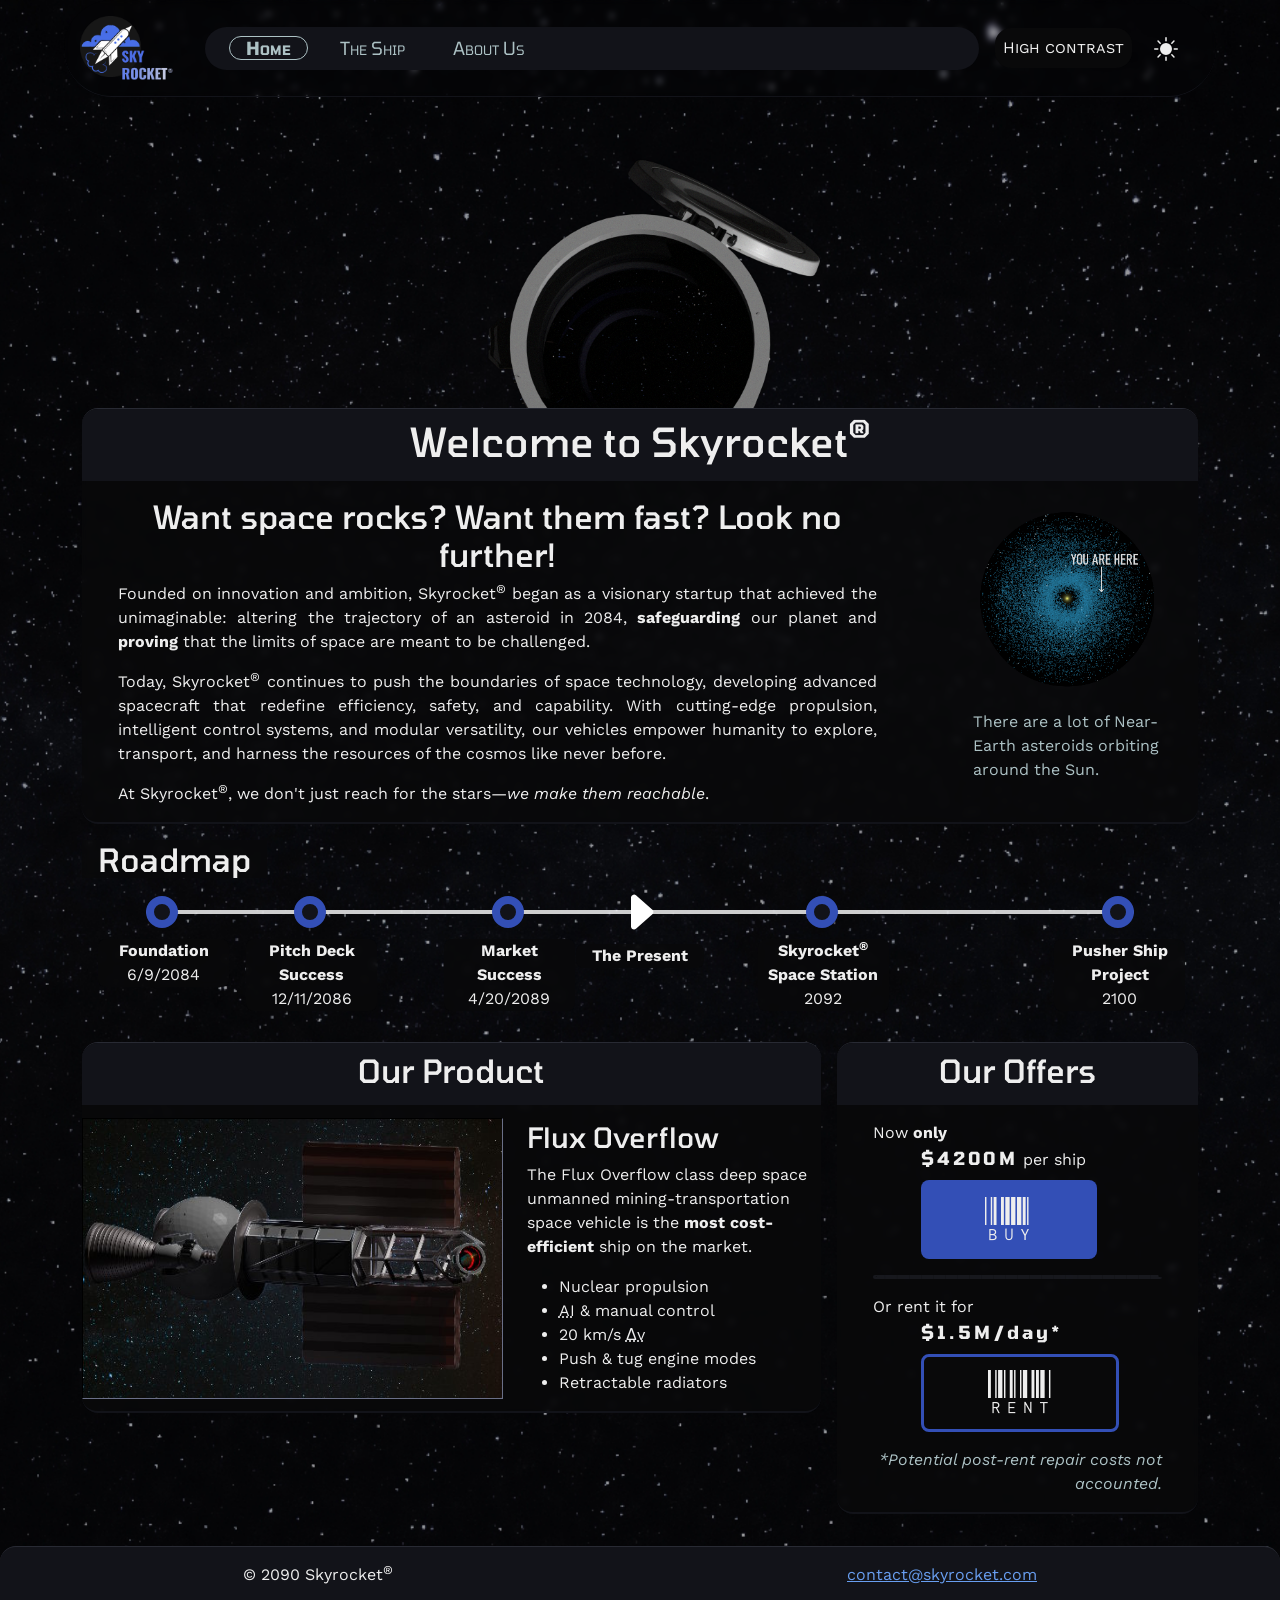
<file: index.html>
<!DOCTYPE html>
<html lang="en">
    <head>
        <meta charset="UTF-8">
        <meta name="viewport" content="width=device-width, initial-scale=1.0">
        
        <link href="https://cdn.jsdelivr.net/npm/bootstrap@5.3.8/dist/css/bootstrap.min.css" rel="stylesheet" integrity="sha384-sRIl4kxILFvY47J16cr9ZwB07vP4J8+LH7qKQnuqkuIAvNWLzeN8tE5YBujZqJLB" crossorigin="anonymous">
        <link rel="stylesheet" href="./src/css/style.css">
        <link rel="stylesheet" href="./src/css/index.css">
        <link rel="stylesheet" href="./src/css/print.css">
        <link rel="shortcut icon" href="./assets/imgs/Icon.png" type="image/x-icon">

        <title>Home - Skyrocket&reg;</title>
    </head>
    <body>
        <nav id="content-btn">
            <a href="#content">Skip to content</a>
        </nav>
        <header id="menu">
            <img src="./assets/imgs/Logo.png" alt="Image of the logo of Skyrocket&reg;">
            <nav>
                <ul>
                    <li class="active">
                        <a href="index.html">
                            <span>Home</span>
                            <svg xmlns="http://www.w3.org/2000/svg" width="32" height="32" fill="currentColor" class="bi bi-house-fill" viewBox="0 0 16 16">
                                <path d="M8.707 1.5a1 1 0 0 0-1.414 0L.646 8.146a.5.5 0 0 0 .708.708L8 2.207l6.646 6.647a.5.5 0 0 0 .708-.708L13 5.793V2.5a.5.5 0 0 0-.5-.5h-1a.5.5 0 0 0-.5.5v1.293z"/>
                                <path d="m8 3.293 6 6V13.5a1.5 1.5 0 0 1-1.5 1.5h-9A1.5 1.5 0 0 1 2 13.5V9.293z"/>
                            </svg>
                        </a>
                    </li>
                    <li>
                        <a href="the_ship.html">
                            <span>The Ship</span>
                            <svg xmlns="http://www.w3.org/2000/svg" width="32" height="32" fill="currentColor" class="bi bi-rocket-fill" viewBox="0 0 16 16">
                                <path d="M10.175 1.991c.81 1.312 1.583 3.43 1.778 6.819l1.5 1.83A2.5 2.5 0 0 1 14 12.202V15.5a.5.5 0 0 1-.9.3l-1.125-1.5c-.166-.222-.42-.4-.752-.57-.214-.108-.414-.192-.627-.282l-.196-.083C9.7 13.793 8.85 14 8 14s-1.7-.207-2.4-.635q-.101.044-.198.084c-.211.089-.411.173-.625.281-.332.17-.586.348-.752.57L2.9 15.8a.5.5 0 0 1-.9-.3v-3.298a2.5 2.5 0 0 1 .548-1.562l.004-.005L4.049 8.81c.197-3.323.969-5.434 1.774-6.756.466-.767.94-1.262 1.31-1.57a3.7 3.7 0 0 1 .601-.41A.55.55 0 0 1 8 0c.101 0 .17.027.25.064q.056.025.145.075c.118.066.277.167.463.315.373.297.85.779 1.317 1.537M9.5 6c0-1.105-.672-2-1.5-2s-1.5.895-1.5 2S7.172 8 8 8s1.5-.895 1.5-2"/>
                                <path d="M8 14.5c.5 0 .999-.046 1.479-.139L8.4 15.8a.5.5 0 0 1-.8 0l-1.079-1.439c.48.093.98.139 1.479.139"/>
                            </svg>
                        </a>
                    </li>
                    <li>
                        <a href="about_us.html">
                            <span>About Us</span>
                            <svg xmlns="http://www.w3.org/2000/svg" width="32" height="32" fill="currentColor" class="bi bi-building-fill" viewBox="0 0 16 16">
                                <path d="M3 0a1 1 0 0 0-1 1v14a1 1 0 0 0 1 1h3v-3.5a.5.5 0 0 1 .5-.5h3a.5.5 0 0 1 .5.5V16h3a1 1 0 0 0 1-1V1a1 1 0 0 0-1-1zm1 2.5a.5.5 0 0 1 .5-.5h1a.5.5 0 0 1 .5.5v1a.5.5 0 0 1-.5.5h-1a.5.5 0 0 1-.5-.5zm3 0a.5.5 0 0 1 .5-.5h1a.5.5 0 0 1 .5.5v1a.5.5 0 0 1-.5.5h-1a.5.5 0 0 1-.5-.5zm3.5-.5h1a.5.5 0 0 1 .5.5v1a.5.5 0 0 1-.5.5h-1a.5.5 0 0 1-.5-.5v-1a.5.5 0 0 1 .5-.5M4 5.5a.5.5 0 0 1 .5-.5h1a.5.5 0 0 1 .5.5v1a.5.5 0 0 1-.5.5h-1a.5.5 0 0 1-.5-.5zM7.5 5h1a.5.5 0 0 1 .5.5v1a.5.5 0 0 1-.5.5h-1a.5.5 0 0 1-.5-.5v-1a.5.5 0 0 1 .5-.5m2.5.5a.5.5 0 0 1 .5-.5h1a.5.5 0 0 1 .5.5v1a.5.5 0 0 1-.5.5h-1a.5.5 0 0 1-.5-.5zM4.5 8h1a.5.5 0 0 1 .5.5v1a.5.5 0 0 1-.5.5h-1a.5.5 0 0 1-.5-.5v-1a.5.5 0 0 1 .5-.5m2.5.5a.5.5 0 0 1 .5-.5h1a.5.5 0 0 1 .5.5v1a.5.5 0 0 1-.5.5h-1a.5.5 0 0 1-.5-.5zm3.5-.5h1a.5.5 0 0 1 .5.5v1a.5.5 0 0 1-.5.5h-1a.5.5 0 0 1-.5-.5v-1a.5.5 0 0 1 .5-.5"/>
                            </svg>
                        </a>
                    </li>
                </ul>
            </nav>
            <p>High contrast</p>
            <button id="high-contrast-btn" title="High contrast mode">
                <svg xmlns="http://www.w3.org/2000/svg" width="24" height="24" fill="currentColor" class="bi bi-sun-fill" viewBox="0 0 16 16">
                    <path d="M8 12a4 4 0 1 0 0-8 4 4 0 0 0 0 8M8 0a.5.5 0 0 1 .5.5v2a.5.5 0 0 1-1 0v-2A.5.5 0 0 1 8 0m0 13a.5.5 0 0 1 .5.5v2a.5.5 0 0 1-1 0v-2A.5.5 0 0 1 8 13m8-5a.5.5 0 0 1-.5.5h-2a.5.5 0 0 1 0-1h2a.5.5 0 0 1 .5.5M3 8a.5.5 0 0 1-.5.5h-2a.5.5 0 0 1 0-1h2A.5.5 0 0 1 3 8m10.657-5.657a.5.5 0 0 1 0 .707l-1.414 1.415a.5.5 0 1 1-.707-.708l1.414-1.414a.5.5 0 0 1 .707 0m-9.193 9.193a.5.5 0 0 1 0 .707L3.05 13.657a.5.5 0 0 1-.707-.707l1.414-1.414a.5.5 0 0 1 .707 0m9.193 2.121a.5.5 0 0 1-.707 0l-1.414-1.414a.5.5 0 0 1 .707-.707l1.414 1.414a.5.5 0 0 1 0 .707M4.464 4.465a.5.5 0 0 1-.707 0L2.343 3.05a.5.5 0 1 1 .707-.707l1.414 1.414a.5.5 0 0 1 0 .708"/>
                </svg>
            </button>
        </header>

        <main id="content" class="container-fluid container-lg">
            <div class="row g-3">

                <!-- Interactive laser lens visual -->
                <div class="col-12 d-none d-lg-block lens">
                    <img src="./assets/imgs/Lens.png" alt="Image of a lens of the Laser Beam">
                    <img src="./assets/imgs/LensActive.png" alt="Image of a lens of the Laser Beam while active">
                </div> <!-- col -->

                <!-- Introduction -->
                <div class="col-12">
                    <article class="content-card text-justify">
                        <div class="row">
                            <header class="col-12">
                                <h1>Welcome to Skyrocket<sup>&reg;</sup></h1>
                            </header> <!-- col -->
                            <section class="col-12 col-lg-9 px-5 pt-3">
                                <h2 class="text-center">Want space rocks? Want them fast? Look no further!</h2>
                                <p>Founded on innovation and ambition, Skyrocket<sup>&reg;</sup> began as a visionary startup that achieved the unimaginable: altering the trajectory of an asteroid in 2084, <strong>safeguarding</strong> our planet and <strong>proving</strong> that the limits of space are meant to be challenged.</p>
                                <p>Today, Skyrocket<sup>&reg;</sup> continues to push the boundaries of space technology, developing advanced spacecraft that redefine efficiency, safety, and capability. With cutting-edge propulsion, intelligent control systems, and modular versatility, our vehicles empower humanity to explore, transport, and harness the resources of the cosmos like never before.</p>
                                <p>At Skyrocket<sup>&reg;</sup>, we don't just reach for the stars—<em>we make them reachable</em>.</p>
                            </section> <!-- col -->
                            <aside class="col-12 col-sm-5 col-lg-3 m-auto px-5">
                                <figure>
                                    <a href="./assets/imgs/Asteroids.png" target="_blank" class="zoom-image">
                                        <img src="./assets/imgs/Asteroids-Thumbnail.png" alt="Image that highlights how many asteroids there are in the Solar System" class="img-fluid d-block m-auto content-border-transparent">
                                    </a>
                                    <figcaption>There are a lot of Near-Earth asteroids orbiting around the Sun.</figcaption>
                                </figure>
                            </aside> <!-- col -->
                        </div> <!-- row -->
                    </article>
                </div> <!-- col -->

                <!-- Roadmap -->
                <article class="col-12">
                    <header class="blur-bg">
                        <h2>Roadmap</h2>
                    </header>
                    <div id="roadmap">
                        <hr id="timeline-horizontal">
                        <div id="timeline-vertical"></div>
                        <div class="event event-point" id="event1">
                            <div class="event-description">
                                <p>Foundation</p>
                                <p><time datetime="2084-06-09">6/9/2084</time></p>
                            </div>
                        </div>
                        <div class="event event-point" id="event2">
                            <div class="event-description">
                                <p>Pitch Deck Success</p>
                                <p><time datetime="2086-12-11">12/11/2086</time></p>
                            </div>
                        </div>
                        <div class="event event-point" id="event3">
                            <div class="event-description">
                                <p>Market Success</p>
                                <p><time datetime="2089-04-20">4/20/2089</time></p>
                            </div>
                        </div>
                        <div class="event" id="event-current">
                            <svg xmlns="http://www.w3.org/2000/svg" width="16" height="16" class="bi bi-caret-right-fill dont-print" viewBox="0 0 16 16">
                                <path d="m12.14 8.753-5.482 4.796c-.646.566-1.658.106-1.658-.753V3.204a1 1 0 0 1 1.659-.753l5.48 4.796a1 1 0 0 1 0 1.506z"/>
                            </svg>
                            <div class="event-description">
                                <p>The Present</p>
                            </div>
                        </div>
                        <div class="event event-point" id="event4">
                            <div class="event-description">
                                <p>Skyrocket<sup>&reg;</sup> Space Station</p>
                                <p><time datetime="2092">2092</time></p>
                            </div>
                        </div>
                        <div class="event event-point" id="event5">
                            <div class="event-description">
                                <p>Pusher Ship Project</p>
                                <p><time datetime="2100">2100</time></p>
                            </div>
                        </div>
                    </div>
                </article> <!-- col -->
                
                <!-- Our Product -->
                <div class="col-12 col-xl-8">
                    <article class="content-card">
                        <div class="row">
                            <header class="col-12">
                                <h2>Our Product</h2>
                            </header> <!-- col -->
                            <div class="col-12 col-sm-8 col-lg-7 m-auto">
                                <a href="./assets/imgs/Spaceship-BeautyShot.png" target="_blank" class="zoom-image">
                                    <img src="./assets/imgs/Spaceship-BeautyShot-Thumbnail.jpg" alt="Image of the advertised spaceship" class="img-fluid w-100 content-border">
                                </a>
                            </div> <!-- col -->
                            <section class="col-12 col-lg-5">
                                <h3 class="mt-3">Flux Overflow</h3>
                                <p>The Flux Overflow class deep space unmanned mining-transportation space vehicle is the <strong>most cost-efficient</strong> ship on the market.</p>
                                <ul>
                                    <li>Nuclear propulsion</li>
                                    <li><abbr title="Artificial Intelligence">AI</abbr> & manual control</li>
                                    <li>20 km/s <abbr title="Change in velocity">&Delta;v</abbr></li>
                                    <li>Push & tug engine modes</li>
                                    <li>Retractable radiators</li>
                                </ul>
                            </section> <!-- col -->
                        </div> <!-- row -->
                    </article>
                </div> <!-- col -->

                <!-- Our Offers -->
                <div class="col-md-6 mx-auto col-xl-4">
                    <article class="content-card">
                        <div class="row">
                            <header class="col-12">
                                <h2>Our Offers</h2>
                            </header> <!-- col -->
                            <div class="col-12 pt-3 px-5">
                                <p class="mb-0">Now <strong>only</strong></p>
                                <p class="ms-5 mb-2"><span class="cost-text"><strong>$4200M</strong></span> per ship</p>
                                <button class="button buy-button ms-5">BUY</button>
                                <hr>
                                <p class="mb-0">Or rent it for</p>
                                <p class="cost-text ms-5 mb-2"><strong>$1.5M/day*</strong></p>
                                <button class="button rent-button ms-5">RENT</button>
                                <p class="footnote mt-3">*Potential post-rent repair costs not accounted.</p>
                            </div> <!-- col -->
                        </div> <!-- row -->
                    </article>
                </div> <!-- col -->

            </div> <!-- row -->
        </main>

        <footer>
            <p>&copy; 2090 Skyrocket<sup>&reg;</sup></p>
            <address>
                <a href="mailto:contact@skyrocket.com">contact@skyrocket.com</a>
            </address>
        </footer>

        <script src="./src/js/main.js"></script>
    </body>
</html>
</file>
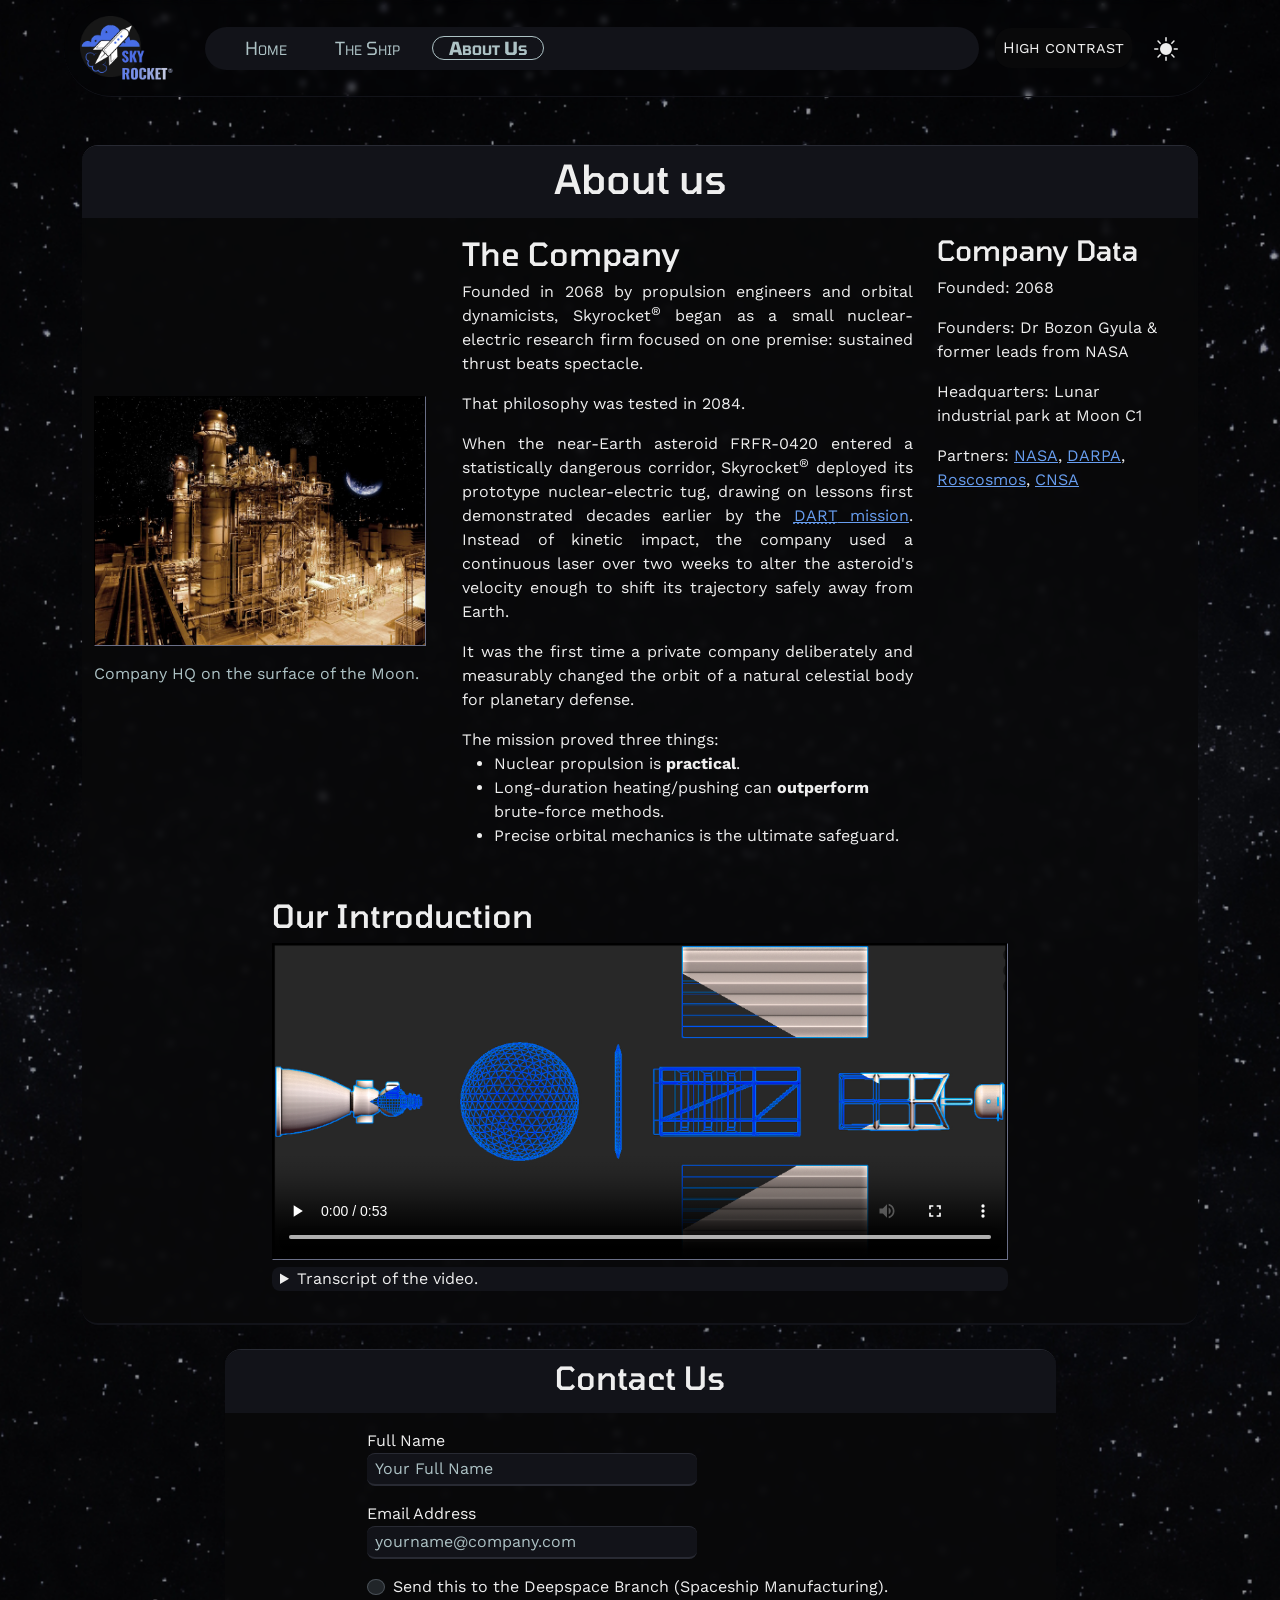
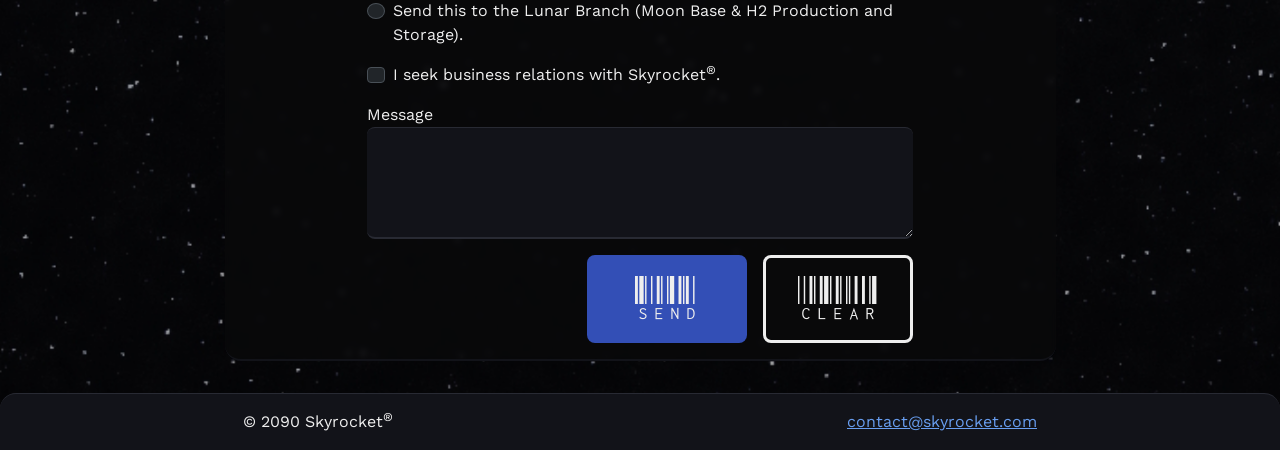
<file: about_us.html>
<!DOCTYPE html>
<html lang="en">
    <head>
        <meta charset="UTF-8">
        <meta name="viewport" content="width=device-width, initial-scale=1.0">
        
        <link href="https://cdn.jsdelivr.net/npm/bootstrap@5.3.8/dist/css/bootstrap.min.css" rel="stylesheet" integrity="sha384-sRIl4kxILFvY47J16cr9ZwB07vP4J8+LH7qKQnuqkuIAvNWLzeN8tE5YBujZqJLB" crossorigin="anonymous">
        <link rel="stylesheet" href="./src/css/style.css">
        <link rel="stylesheet" href="./src/css/about_us.css">
        <link rel="stylesheet" href="./src/css/print.css">
        <link rel="shortcut icon" href="./assets/imgs/Icon.png" type="image/x-icon">

        <title>About Us - Skyrocket&reg;</title>
    </head>
    <body>
        <nav id="content-btn">
            <a href="#content">Skip to content</a>
        </nav>
        <header id="menu">
            <a href="index.html">
                <img src="./assets/imgs/Logo.png" alt="Image of the logo of Skyrocket&reg;" id="logo">
            </a>
            <nav>
                <ul>
                    <li>
                        <a href="index.html">
                            <span>Home</span>
                            <svg xmlns="http://www.w3.org/2000/svg" width="32" height="32" fill="currentColor" class="bi bi-house-fill" viewBox="0 0 16 16">
                                <path d="M8.707 1.5a1 1 0 0 0-1.414 0L.646 8.146a.5.5 0 0 0 .708.708L8 2.207l6.646 6.647a.5.5 0 0 0 .708-.708L13 5.793V2.5a.5.5 0 0 0-.5-.5h-1a.5.5 0 0 0-.5.5v1.293z"/>
                                <path d="m8 3.293 6 6V13.5a1.5 1.5 0 0 1-1.5 1.5h-9A1.5 1.5 0 0 1 2 13.5V9.293z"/>
                            </svg>
                        </a>
                    </li>
                    <li>
                        <a href="the_ship.html">
                            <span>The Ship</span>
                            <svg xmlns="http://www.w3.org/2000/svg" width="32" height="32" fill="currentColor" class="bi bi-rocket-fill" viewBox="0 0 16 16">
                                <path d="M10.175 1.991c.81 1.312 1.583 3.43 1.778 6.819l1.5 1.83A2.5 2.5 0 0 1 14 12.202V15.5a.5.5 0 0 1-.9.3l-1.125-1.5c-.166-.222-.42-.4-.752-.57-.214-.108-.414-.192-.627-.282l-.196-.083C9.7 13.793 8.85 14 8 14s-1.7-.207-2.4-.635q-.101.044-.198.084c-.211.089-.411.173-.625.281-.332.17-.586.348-.752.57L2.9 15.8a.5.5 0 0 1-.9-.3v-3.298a2.5 2.5 0 0 1 .548-1.562l.004-.005L4.049 8.81c.197-3.323.969-5.434 1.774-6.756.466-.767.94-1.262 1.31-1.57a3.7 3.7 0 0 1 .601-.41A.55.55 0 0 1 8 0c.101 0 .17.027.25.064q.056.025.145.075c.118.066.277.167.463.315.373.297.85.779 1.317 1.537M9.5 6c0-1.105-.672-2-1.5-2s-1.5.895-1.5 2S7.172 8 8 8s1.5-.895 1.5-2"/>
                                <path d="M8 14.5c.5 0 .999-.046 1.479-.139L8.4 15.8a.5.5 0 0 1-.8 0l-1.079-1.439c.48.093.98.139 1.479.139"/>
                            </svg>
                        </a>
                    </li>
                    <li class="active">
                        <a href="about_us.html">
                            <span>About Us</span>
                            <svg xmlns="http://www.w3.org/2000/svg" width="32" height="32" fill="currentColor" class="bi bi-building-fill" viewBox="0 0 16 16">
                                <path d="M3 0a1 1 0 0 0-1 1v14a1 1 0 0 0 1 1h3v-3.5a.5.5 0 0 1 .5-.5h3a.5.5 0 0 1 .5.5V16h3a1 1 0 0 0 1-1V1a1 1 0 0 0-1-1zm1 2.5a.5.5 0 0 1 .5-.5h1a.5.5 0 0 1 .5.5v1a.5.5 0 0 1-.5.5h-1a.5.5 0 0 1-.5-.5zm3 0a.5.5 0 0 1 .5-.5h1a.5.5 0 0 1 .5.5v1a.5.5 0 0 1-.5.5h-1a.5.5 0 0 1-.5-.5zm3.5-.5h1a.5.5 0 0 1 .5.5v1a.5.5 0 0 1-.5.5h-1a.5.5 0 0 1-.5-.5v-1a.5.5 0 0 1 .5-.5M4 5.5a.5.5 0 0 1 .5-.5h1a.5.5 0 0 1 .5.5v1a.5.5 0 0 1-.5.5h-1a.5.5 0 0 1-.5-.5zM7.5 5h1a.5.5 0 0 1 .5.5v1a.5.5 0 0 1-.5.5h-1a.5.5 0 0 1-.5-.5v-1a.5.5 0 0 1 .5-.5m2.5.5a.5.5 0 0 1 .5-.5h1a.5.5 0 0 1 .5.5v1a.5.5 0 0 1-.5.5h-1a.5.5 0 0 1-.5-.5zM4.5 8h1a.5.5 0 0 1 .5.5v1a.5.5 0 0 1-.5.5h-1a.5.5 0 0 1-.5-.5v-1a.5.5 0 0 1 .5-.5m2.5.5a.5.5 0 0 1 .5-.5h1a.5.5 0 0 1 .5.5v1a.5.5 0 0 1-.5.5h-1a.5.5 0 0 1-.5-.5zm3.5-.5h1a.5.5 0 0 1 .5.5v1a.5.5 0 0 1-.5.5h-1a.5.5 0 0 1-.5-.5v-1a.5.5 0 0 1 .5-.5"/>
                            </svg>
                        </a>
                    </li>
                </ul>
            </nav>
            <p>High contrast</p>
            <button id="high-contrast-btn" title="High contrast mode">
                <svg xmlns="http://www.w3.org/2000/svg" width="24" height="24" fill="currentColor" class="bi bi-sun-fill" viewBox="0 0 16 16">
                    <path d="M8 12a4 4 0 1 0 0-8 4 4 0 0 0 0 8M8 0a.5.5 0 0 1 .5.5v2a.5.5 0 0 1-1 0v-2A.5.5 0 0 1 8 0m0 13a.5.5 0 0 1 .5.5v2a.5.5 0 0 1-1 0v-2A.5.5 0 0 1 8 13m8-5a.5.5 0 0 1-.5.5h-2a.5.5 0 0 1 0-1h2a.5.5 0 0 1 .5.5M3 8a.5.5 0 0 1-.5.5h-2a.5.5 0 0 1 0-1h2A.5.5 0 0 1 3 8m10.657-5.657a.5.5 0 0 1 0 .707l-1.414 1.415a.5.5 0 1 1-.707-.708l1.414-1.414a.5.5 0 0 1 .707 0m-9.193 9.193a.5.5 0 0 1 0 .707L3.05 13.657a.5.5 0 0 1-.707-.707l1.414-1.414a.5.5 0 0 1 .707 0m9.193 2.121a.5.5 0 0 1-.707 0l-1.414-1.414a.5.5 0 0 1 .707-.707l1.414 1.414a.5.5 0 0 1 0 .707M4.464 4.465a.5.5 0 0 1-.707 0L2.343 3.05a.5.5 0 1 1 .707-.707l1.414 1.414a.5.5 0 0 1 0 .708"/>
                </svg>
            </button>
        </header>
        
        <main id="content" class="container">
            <div class="row">

                <div class="col-12">
                    <article class="content-card">
                        <div class="row">
                            <header class="col-12">
                                <h1>About us</h1>
                            </header> <!-- col -->
                            <figure class="col-12 col-lg-4 p-4">
                                <a href="./assets/imgs/MoonBase.jpg" class="zoom-image" target="_blank">
                                    <img src="./assets/imgs/MoonBase-Thumbnail.jpg" alt="Night picture of our lunar base" class="img-fluid content-border">
                                </a>
                                <figcaption>Company HQ on the surface of the Moon.</figcaption>
                            </figure> <!-- col -->
                            <section class="col-12 col-lg-5 py-3 text-justify">
                                <h2>The Company</h2>
                                <p>Founded in 2068 by propulsion engineers and orbital dynamicists, Skyrocket<sup>&reg;</sup> began as a small nuclear-electric research firm focused on one premise: sustained thrust beats spectacle.</p>
                                <p>That philosophy was tested in 2084.</p>
                                <p>When the near-Earth asteroid FRFR-0420 entered a statistically dangerous corridor, Skyrocket<sup>&reg;</sup> deployed its prototype nuclear-electric tug, drawing on lessons first demonstrated decades earlier by the <a href="https://en.wikipedia.org/wiki/Double_Asteroid_Redirection_Test" target="_blank"><abbr title="Double Asteroid Redirection Test">DART</abbr> mission</a>. Instead of kinetic impact, the company used a continuous laser over two weeks to alter the asteroid's velocity enough to shift its trajectory safely away from Earth.</p>
                                <p>It was the first time a private company deliberately and measurably changed the orbit of a natural celestial body for planetary defense.</p>
                                <p class="mb-0">The mission proved three things:</p>
                                <ul>
                                    <li>Nuclear propulsion is <strong>practical</strong>.</li>
                                    <li>Long-duration heating/pushing can <strong>outperform</strong> brute-force methods.</li>
                                    <li>Precise orbital mechanics is the ultimate safeguard.</li>
                                </ul>
                            </section> <!-- col -->
                            <aside class="col-12 col-lg-3 py-3 pe-5">
                                <h3>Company Data</h3>
                                <p>Founded: 2068</p>
                                <p>Founders: <span lang="hu">Dr Bozon Gyula</span> & former leads from NASA</p>
                                <p>Headquarters: Lunar industrial park at Moon C1</p>
                                <p>
                                    Partners:
                                    <a href="https://en.wikipedia.org/wiki/NASA" target="_blank">NASA</a>,
                                    <a href="https://en.wikipedia.org/wiki/DARPA" target="_blank">DARPA</a>,
                                    <a href="https://en.wikipedia.org/wiki/Roscosmos" target="_blank">Roscosmos</a>,
                                    <a href="https://en.wikipedia.org/wiki/China_National_Space_Administration" target="_blank">CNSA</a>
                                </p>
                            </aside> <!-- col -->
                            <section class="col-12 col-md-8 m-auto py-3">
                                <h2>Our Introduction</h2>
                                <video controls class="content-border" poster="./assets/imgs/VideoThumbnail.png">
                                    <source src="./assets/videos/Introduction.mp4" type="video/mp4">
                                </video>
                                <details>
                                    <summary>Transcript of the video.</summary>
                                    
                                    <p>Corporate jazz starts playing in the background. A screenshot of a BBC News article is shown. The title: Skysocket saved humanity from ANNIHILATION! The description: Scientists claim, there was a 0.013 percent chance of the asteroid identified as FRFR-0420 to enter into Earth's atmosphere. Potential damage estimates... It was released 55 minutes ago in the world category.</p>
                                    <p>The narrator has a robotic voice and says: In 2084, when the asteroid FRFR-0420 threatened Earth, one company rewrote the future.</p>

                                    <p>The logo of Skyrocket zooms in.</p>
                                    <p>The narrator says: Skyrocket began as a daring startup with a single conviction: space is not a boundary — it is an engineering problem.</p>

                                    <p>The estimated trajectory of the asteroid gets close to Earth and slingshots around it. Another image appears with the altered path, where it floats away between Earth and the Moon.</p>
                                    <p>The narrator says: We altered FRFR's trajectory, safeguarded our planet, and proved that the limits of space are meant to be challenged. Today, we continue that mission.</p>

                                    <p>The image of Sky-AI shows up. It's a metallic vertical panel. On top, "SKY 9000" is written, on the middle is a dark lens glowing blue.</p>
                                    <p>The narrator says: I am SKY AI, Skyrocket's autonomous systems core — and this is the Flux Overflow class.</p>

                                    <p>A 3D model of the spaceship is shown from above at an angle. It is unconventionally short ship, the width-length ratio is around three to one. The two engines are separated from the sip on hinges, and the retractable radiators are aligned with other axis. Then the same model's exploded view is shown from the side. It switches between normal shading and blueprint wireframe mode multiple times.</p>
                                    <p>The narrator says: A nuclear-propelled, unmanned deep-space mining and transport vehicle engineered for precision and profit. Twenty kilometers per second of delta-v, ...</p>

                                    <p>The ship moves from the left to the right, with arrows pointing left from the engines. Then the engines are turned around, and the arrows point in the other direction and away from the ship a little bit.</p>
                                    <p>The narrator continues: push and tug engine modes, ...</p>

                                    <p>The ship is on the center of the frame. When it extends it's radiators, the width of the ship becomes almost three times it's original size.</p>
                                    <p>The narrator continues: retractable radiators, ...</p>

                                    <p>The image of the AI panel is shown again.</p>
                                    <p>The narrator continues: hybrid AI and manual control.</p>

                                    <p>The logo of Skyrocket is shown again.</p>
                                    <p>The narrator says: At Skyrocket, we don't just reach for the stars — we make them reachable.</p>

                                    <p>
                                        Text on the screen: This video was made for an ELTE IK project.
                                        <br>
                                        Music by by Scott Buckley - released under CC-BY 4.0. www.scottbuckley.com.au
                                    </p>
                                </details>
                            </section> <!-- col -->
                        </div> <!-- row -->
                    </article>
                </div> <!-- col -->
                
                <div class="col-12 col-xl-9 m-auto">
                    <article class="content-card mt-4">
                        <div class="row">
                            <header class="col-12">
                                <h2>Contact Us</h2>
                            </header> <!-- col -->
                            <form action="mailto:contact@skyrocket.com" method="post" enctype="text/plain" name="contact"
                                class="col-12 col-lg-10 col-xl-9 col-xxl-8 py-3 px-5" data-bs-theme="dark">

                                <div class="vertical-group">
                                    <label for="input_text-full_name">Full Name</label>
                                    <input type="text" name="input_text-full_name" id="input_text-full_name" placeholder="Your Full Name" maxlength="40" size="30">
                                </div>

                                <div class="mt-3 vertical-group">
                                    <label for="input_email">Email Address</label>
                                    <input type="email" name="input_email" id="input_email" placeholder="yourname@company.com" maxlength="40" size="30">
                                </div>

                                <div class="mt-3 horizontal-group">
                                    <input type="radio" name="input_radio-which_branch" id="input_radio-deepspace" class="form-check-input">
                                    <label for="input_radio-deepspace">Send this to the Deepspace Branch (Spaceship Manufacturing).</label>
                                </div>
                                <div class="horizontal-group">
                                    <input type="radio" name="input_radio-which_branch" id="input_radio-lunar" class="form-check-input">
                                    <label for="input_radio-lunar">Send this to the Lunar Branch (Moon Base & H2 Production and Storage).</label>
                                </div>

                                <div class="mt-3 horizontal-group">
                                    <input type="checkbox" name="input_checkbox-is_business" id="input_checkbox-is_business" class="form-check-input">
                                    <label for="input_checkbox-is_business">I seek business relations with Skyrocket<sup>&reg;</sup>.</label>
                                </div>

                                <div class="mt-3 vertical-group">
                                    <label for="input_textarea-message">Message</label>
                                    <textarea name="input_textarea-message" id="input_textarea-message" rows="4" cols="60"></textarea>
                                </div>

                                <div class="mt-3 button-group">
                                    <input type="submit" value="SEND" class="button">
                                    <input type="button" value="CLEAR" class="button">
                                </div>
                                
                            </form> <!-- col -->
                        </div> <!-- row -->
                    </article>
                </div> <!-- col -->

            </div> <!-- row -->
        </main>
        
        <footer>
            <p>&copy; 2090 Skyrocket<sup>&reg;</sup></p>
            <address>
                <a href="mailto:contact@skyrocket.com">contact@skyrocket.com</a>
            </address>
        </footer>

        <script src="./src/js/main.js"></script>
        <script src="./src/js/form-accessibility.js"></script>
    </body>
</html>
</file>
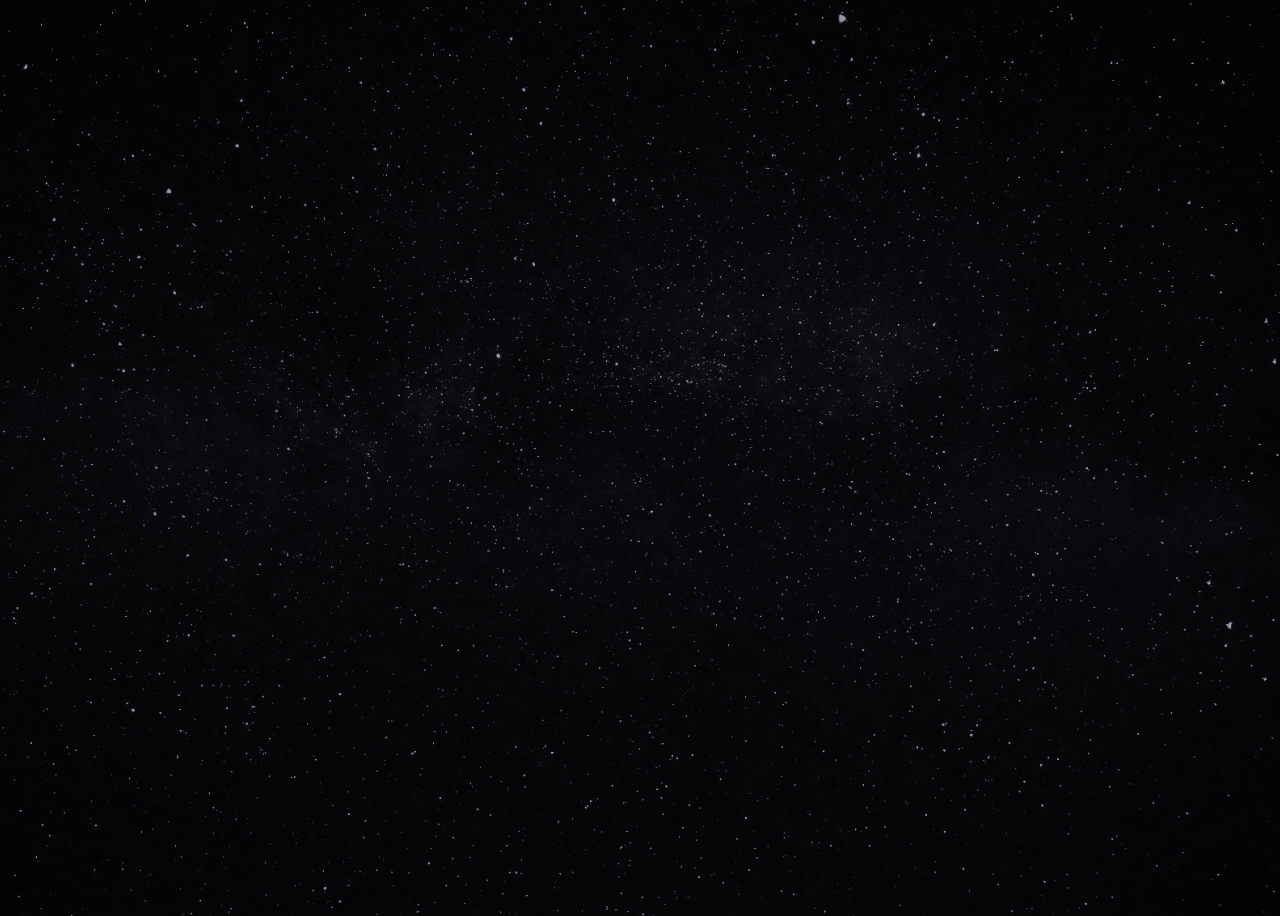
<file: ship.html>
<!DOCTYPE html>
<html lang="en">
    <head>
        <meta charset="UTF-8">
        <meta name="viewport" content="width=device-width, initial-scale=1.0">
        <link rel="stylesheet" href="src/style.css">
        <title>Document</title>
    </head>
    <body>
        
    </body>
</html>
</file>
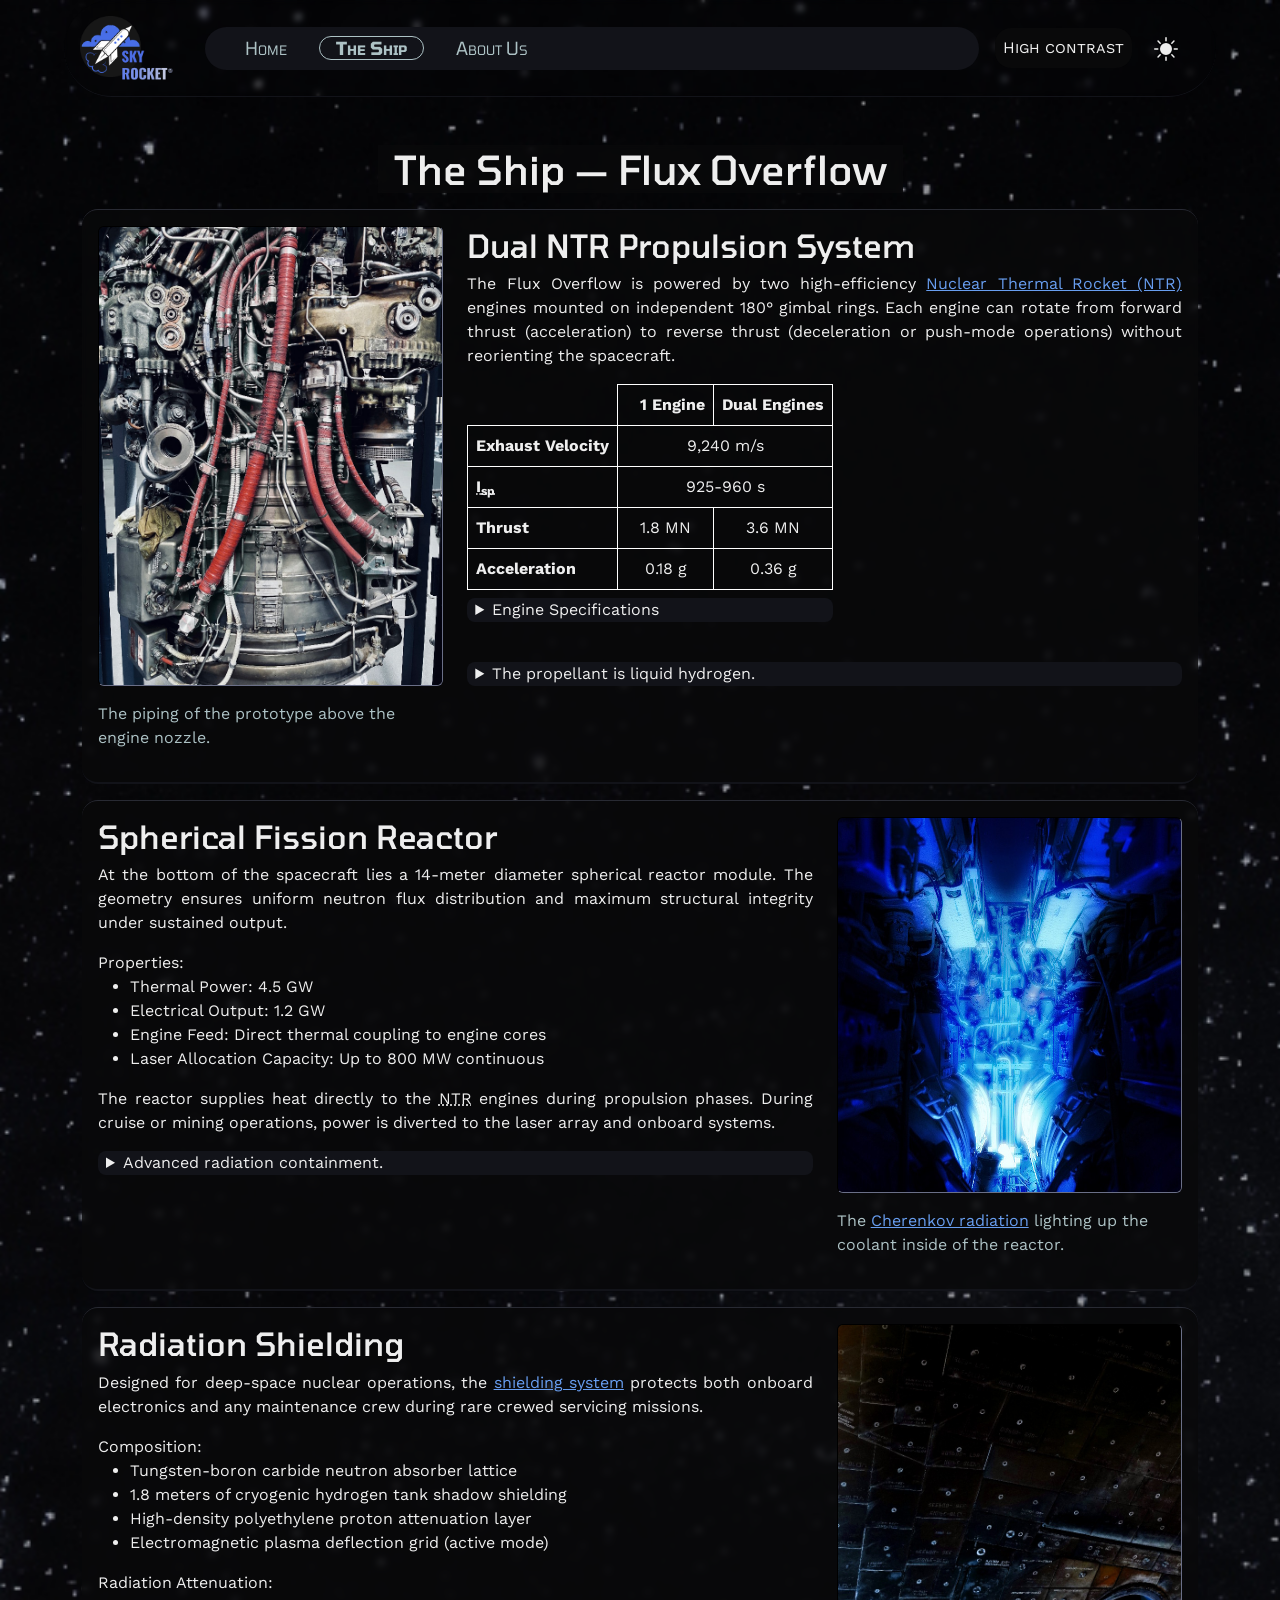
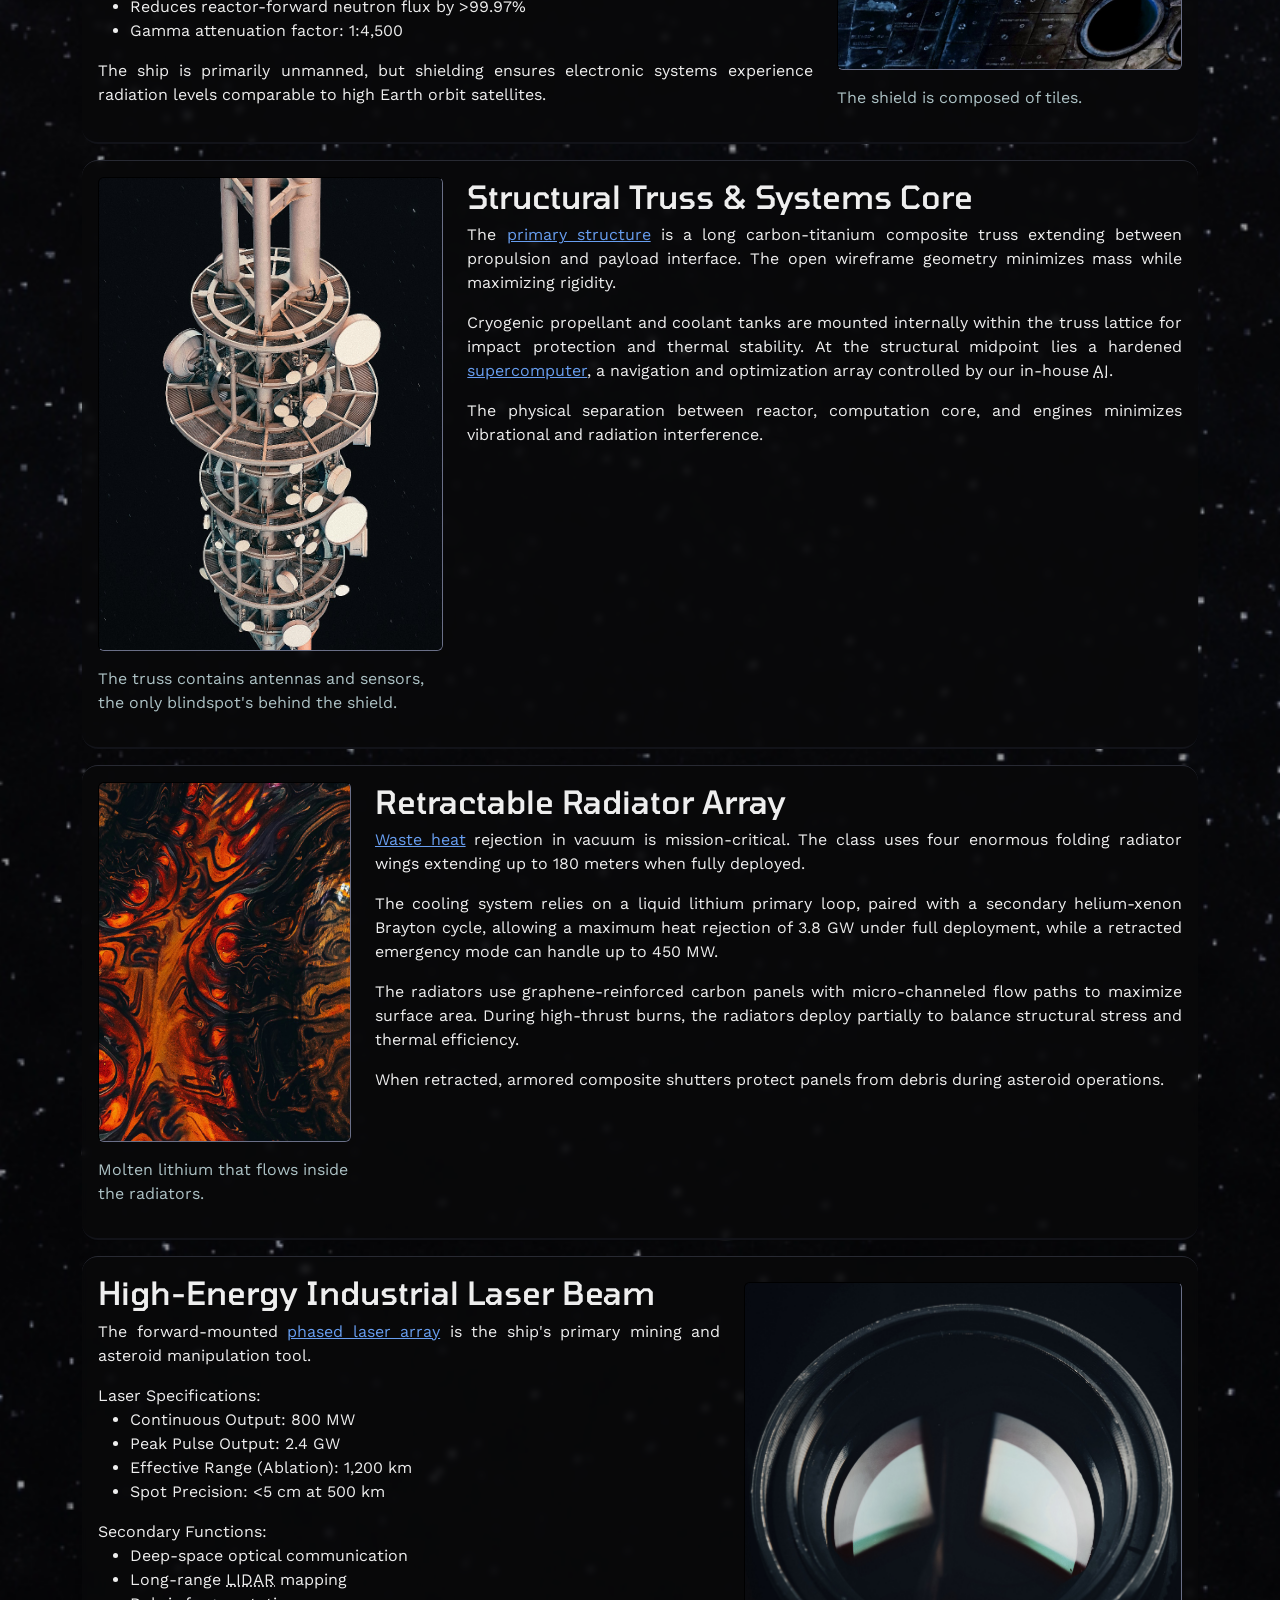
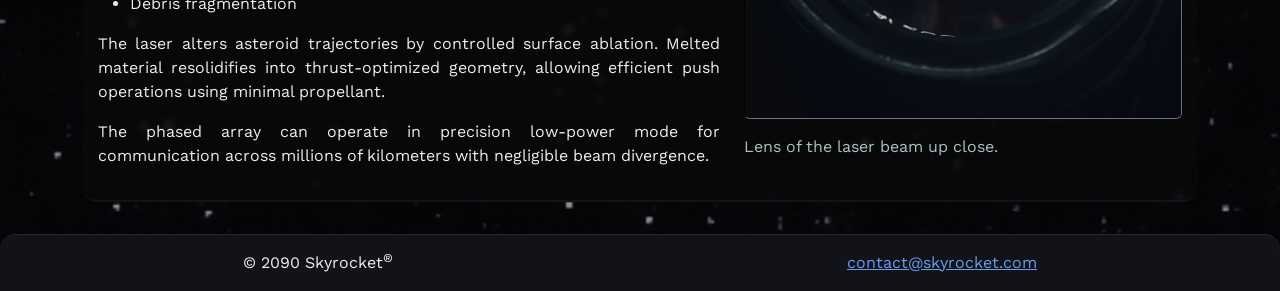
<file: the_ship.html>
<!DOCTYPE html>
<html lang="en">
    <head>
        <meta charset="UTF-8">
        <meta name="viewport" content="width=device-width, initial-scale=1.0">
        
        <link href="https://cdn.jsdelivr.net/npm/bootstrap@5.3.8/dist/css/bootstrap.min.css" rel="stylesheet" integrity="sha384-sRIl4kxILFvY47J16cr9ZwB07vP4J8+LH7qKQnuqkuIAvNWLzeN8tE5YBujZqJLB" crossorigin="anonymous">
        <link rel="stylesheet" href="./src/css/style.css">
        <link rel="stylesheet" href="./src/css/the_ship.css">
        <link rel="stylesheet" href="./src/css/print.css">
        <link rel="shortcut icon" href="./assets/imgs/Icon.png" type="image/x-icon">

        <title>The Ship - Skyrocket&reg;</title>
    </head>
    <body>
        <nav id="content-btn">
            <a href="#content">Skip to content</a>
        </nav>
        <header id="menu">
            <a href="index.html">
                <img src="./assets/imgs/Logo.png" alt="Image of the logo of Skyrocket&reg;" id="logo">
            </a>
            <nav>
                <ul>
                    <li>
                        <a href="index.html">
                            <span>Home</span>
                            <svg xmlns="http://www.w3.org/2000/svg" width="32" height="32" fill="currentColor" class="bi bi-house-fill" viewBox="0 0 16 16">
                                <path d="M8.707 1.5a1 1 0 0 0-1.414 0L.646 8.146a.5.5 0 0 0 .708.708L8 2.207l6.646 6.647a.5.5 0 0 0 .708-.708L13 5.793V2.5a.5.5 0 0 0-.5-.5h-1a.5.5 0 0 0-.5.5v1.293z"/>
                                <path d="m8 3.293 6 6V13.5a1.5 1.5 0 0 1-1.5 1.5h-9A1.5 1.5 0 0 1 2 13.5V9.293z"/>
                            </svg>
                        </a>
                    </li>
                    <li class="active">
                        <a href="the_ship.html">
                            <span>The Ship</span>
                            <svg xmlns="http://www.w3.org/2000/svg" width="32" height="32" fill="currentColor" class="bi bi-rocket-fill" viewBox="0 0 16 16">
                                <path d="M10.175 1.991c.81 1.312 1.583 3.43 1.778 6.819l1.5 1.83A2.5 2.5 0 0 1 14 12.202V15.5a.5.5 0 0 1-.9.3l-1.125-1.5c-.166-.222-.42-.4-.752-.57-.214-.108-.414-.192-.627-.282l-.196-.083C9.7 13.793 8.85 14 8 14s-1.7-.207-2.4-.635q-.101.044-.198.084c-.211.089-.411.173-.625.281-.332.17-.586.348-.752.57L2.9 15.8a.5.5 0 0 1-.9-.3v-3.298a2.5 2.5 0 0 1 .548-1.562l.004-.005L4.049 8.81c.197-3.323.969-5.434 1.774-6.756.466-.767.94-1.262 1.31-1.57a3.7 3.7 0 0 1 .601-.41A.55.55 0 0 1 8 0c.101 0 .17.027.25.064q.056.025.145.075c.118.066.277.167.463.315.373.297.85.779 1.317 1.537M9.5 6c0-1.105-.672-2-1.5-2s-1.5.895-1.5 2S7.172 8 8 8s1.5-.895 1.5-2"/>
                                <path d="M8 14.5c.5 0 .999-.046 1.479-.139L8.4 15.8a.5.5 0 0 1-.8 0l-1.079-1.439c.48.093.98.139 1.479.139"/>
                            </svg>
                        </a>
                    </li>
                    <li>
                        <a href="about_us.html">
                            <span>About Us</span>
                            <svg xmlns="http://www.w3.org/2000/svg" width="32" height="32" fill="currentColor" class="bi bi-building-fill" viewBox="0 0 16 16">
                                <path d="M3 0a1 1 0 0 0-1 1v14a1 1 0 0 0 1 1h3v-3.5a.5.5 0 0 1 .5-.5h3a.5.5 0 0 1 .5.5V16h3a1 1 0 0 0 1-1V1a1 1 0 0 0-1-1zm1 2.5a.5.5 0 0 1 .5-.5h1a.5.5 0 0 1 .5.5v1a.5.5 0 0 1-.5.5h-1a.5.5 0 0 1-.5-.5zm3 0a.5.5 0 0 1 .5-.5h1a.5.5 0 0 1 .5.5v1a.5.5 0 0 1-.5.5h-1a.5.5 0 0 1-.5-.5zm3.5-.5h1a.5.5 0 0 1 .5.5v1a.5.5 0 0 1-.5.5h-1a.5.5 0 0 1-.5-.5v-1a.5.5 0 0 1 .5-.5M4 5.5a.5.5 0 0 1 .5-.5h1a.5.5 0 0 1 .5.5v1a.5.5 0 0 1-.5.5h-1a.5.5 0 0 1-.5-.5zM7.5 5h1a.5.5 0 0 1 .5.5v1a.5.5 0 0 1-.5.5h-1a.5.5 0 0 1-.5-.5v-1a.5.5 0 0 1 .5-.5m2.5.5a.5.5 0 0 1 .5-.5h1a.5.5 0 0 1 .5.5v1a.5.5 0 0 1-.5.5h-1a.5.5 0 0 1-.5-.5zM4.5 8h1a.5.5 0 0 1 .5.5v1a.5.5 0 0 1-.5.5h-1a.5.5 0 0 1-.5-.5v-1a.5.5 0 0 1 .5-.5m2.5.5a.5.5 0 0 1 .5-.5h1a.5.5 0 0 1 .5.5v1a.5.5 0 0 1-.5.5h-1a.5.5 0 0 1-.5-.5zm3.5-.5h1a.5.5 0 0 1 .5.5v1a.5.5 0 0 1-.5.5h-1a.5.5 0 0 1-.5-.5v-1a.5.5 0 0 1 .5-.5"/>
                            </svg>
                        </a>
                    </li>
                </ul>
            </nav>
            <p>High contrast</p>
            <button id="high-contrast-btn" title="High contrast mode">
                <svg xmlns="http://www.w3.org/2000/svg" width="24" height="24" fill="currentColor" class="bi bi-sun-fill" viewBox="0 0 16 16">
                    <path d="M8 12a4 4 0 1 0 0-8 4 4 0 0 0 0 8M8 0a.5.5 0 0 1 .5.5v2a.5.5 0 0 1-1 0v-2A.5.5 0 0 1 8 0m0 13a.5.5 0 0 1 .5.5v2a.5.5 0 0 1-1 0v-2A.5.5 0 0 1 8 13m8-5a.5.5 0 0 1-.5.5h-2a.5.5 0 0 1 0-1h2a.5.5 0 0 1 .5.5M3 8a.5.5 0 0 1-.5.5h-2a.5.5 0 0 1 0-1h2A.5.5 0 0 1 3 8m10.657-5.657a.5.5 0 0 1 0 .707l-1.414 1.415a.5.5 0 1 1-.707-.708l1.414-1.414a.5.5 0 0 1 .707 0m-9.193 9.193a.5.5 0 0 1 0 .707L3.05 13.657a.5.5 0 0 1-.707-.707l1.414-1.414a.5.5 0 0 1 .707 0m9.193 2.121a.5.5 0 0 1-.707 0l-1.414-1.414a.5.5 0 0 1 .707-.707l1.414 1.414a.5.5 0 0 1 0 .707M4.464 4.465a.5.5 0 0 1-.707 0L2.343 3.05a.5.5 0 1 1 .707-.707l1.414 1.414a.5.5 0 0 1 0 .708"/>
                </svg>
            </button>
        </header>

        <main id="content" class="container-fluid container-lg">
            <div class="row text-justify g-3">

                <div class="col-12">
                    <h1 class="blur-bg m-auto">The Ship — Flux Overflow</h1>
                </div>

                <!-- Engines -->
                <div class="col-12 col-xxl-6">
                    <article class="content-card h-100">
                        <div class="row p-3">
                            <figure class="col-12 col-md-4 col-xxl-5">
                                <img src="./assets/imgs/EnginePiping.jpg" alt="Image of the engine piping" class="rounded content-border" draggable="false">
                                <figcaption class="rounded">The piping of the prototype above the engine nozzle.</figcaption>
                            </figure> <!-- col -->
                            <section class="col-12 col-md-8 col-xxl-7">
                                <h2>Dual NTR Propulsion System</h2>
                                <p>The Flux Overflow is powered by two high-efficiency <a href="https://en.wikipedia.org/wiki/Nuclear_thermal_rocket" target="_blank">Nuclear Thermal Rocket (NTR)</a> engines mounted on independent 180° gimbal rings. Each engine can rotate from forward thrust (acceleration) to reverse thrust (deceleration or push-mode operations) without reorienting the spacecraft.</p>
                                <table class="mb-3">
                                    <caption>
                                        <details>
                                            <summary>Engine Specifications</summary>
                                            <p>The table contains information about the performance of both the engine and the dual engine.</p>
                                        </details>
                                    </caption>
                                    <thead>
                                        <tr>
                                            <th class="corner-th"></th>
                                            <th scope="col">1 Engine</th>
                                            <th scope="col">Dual Engines</th>
                                        </tr>
                                    </thead>
                                    <tbody>
                                        <tr>
                                            <th scope="row">Exhaust Velocity</th>
                                            <td colspan="2">9,240 m/s</td>
                                        </tr>
                                        <tr>
                                            <th scope="row"><abbr title="Specific Impulse">I<sub>sp</sub></abbr></th>
                                            <td colspan="2">925-960 s</td>
                                        </tr>
                                        <tr>
                                            <th scope="row">Thrust</th>
                                            <td>1.8 MN</td>
                                            <td>3.6 MN</td>
                                        </tr>
                                        <tr>
                                            <th scope="row">Acceleration</th>
                                            <td>0.18 g</td>
                                            <td>0.36 g</td>
                                        </tr>
                                    </tbody>
                                </table>
                                <details>
                                    <summary>The propellant is liquid hydrogen.</summary>
                                    <p>Hydrogen propellant is superheated in a high-temperature reactor core and expelled through composite carbon-carbon nozzles. The high exhaust velocity enables exceptional deep-space maneuverability while maintaining unmatched fuel economy.</p>
                                    <p>The engines are rated for 18,000 operational hours and include autonomous restart capability after cold soak periods exceeding 5 years.</p>
                                </details>
                            </section> <!-- col -->
                        </div> <!-- row -->
                    </article>
                </div> <!-- col -->

                <!-- Reactor -->
                <div class="col-12 col-xxl-6">
                    <article class="content-card h-100">
                        <div class="row p-3">
                            <section class="col-12 col-md-8 col-xxl-7">
                                <h2>Spherical Fission Reactor</h2>
                                <p>At the bottom of the spacecraft lies a 14-meter diameter spherical reactor module. The geometry ensures uniform neutron flux distribution and maximum structural integrity under sustained output.</p>
                                <p class="mb-0">Properties:</p>
                                <ul>
                                    <li>Thermal Power: 4.5 GW</li>
                                    <li>Electrical Output: 1.2 GW</li>
                                    <li>Engine Feed: Direct thermal coupling to engine cores</li>
                                    <li>Laser Allocation Capacity: Up to 800 MW continuous</li>
                                </ul>
                                <p>The reactor supplies heat directly to the <abbr title="Nuclear Thermal Rocket">NTR</abbr> engines during propulsion phases. During cruise or mining operations, power is diverted to the laser array and onboard systems.</p>
                                <details>
                                    <summary>Advanced radiation containment.</summary>
                                    <p>Triple-redundant magnetic control drums regulate reactivity. In the event of catastrophic fault detection, the reactor can enter a passively stable subcritical configuration in under 0.8 seconds.</p>
                                    <p>The spherical exterior houses layered neutron reflectors and boron-carbide control assemblies, providing both efficiency and containment reliability for decades of continuous operation.</p>
                                </details>
                            </section> <!-- col -->
                            <figure class="col-12 col-md-4 col-xxl-5">
                                <img src="./assets/imgs/ReactorInside.jpg" alt="Image of the reactor from the inside" class="rounded content-border">
                                <figcaption>The <a href="https://en.wikipedia.org/wiki/Cherenkov_radiation" target="_blank">Cherenkov radiation</a> lighting up the coolant inside of the reactor.</figcaption>
                            </figure> <!-- col -->
                        </div> <!-- row -->
                    </article>
                </div> <!-- col -->

                <!-- Shielding -->
                <div class="col-12 col-xxl-7">
                    <article class="content-card h-100">
                        <div class="row p-3">
                            <section class="col-12 col-md-8">
                                <h2>Radiation Shielding</h2>
                                <p>Designed for deep-space nuclear operations, the <a href="https://en.wikipedia.org/wiki/Radiation_protection" target="_blank">shielding system</a> protects both onboard electronics and any maintenance crew during rare crewed servicing missions.</p>
                                <p class="mb-0">Composition:</p>
                                <ul>
                                    <li>Tungsten-boron carbide neutron absorber lattice</li>
                                    <li>1.8 meters of cryogenic hydrogen tank shadow shielding</li>
                                    <li>High-density polyethylene proton attenuation layer</li>
                                    <li>Electromagnetic plasma deflection grid (active mode)</li>
                                </ul>
                                <p class="mb-0">Radiation Attenuation:</p>
                                <ul>
                                    <li>Reduces reactor-forward neutron flux by >99.97%</li>
                                    <li>Gamma attenuation factor: 1:4,500</li>
                                </ul>
                                <p>The ship is primarily unmanned, but shielding ensures electronic systems experience radiation levels comparable to high Earth orbit satellites.</p>
                            </section> <!-- col -->
                            <figure class="col-12 col-md-4">
                                <img src="./assets/imgs/RadiationShieldingTiles.jpg" alt="Image of the radiation shielding tiles" class="rounded content-border">
                                <figcaption>The shield is composed of tiles.</figcaption>
                            </figure> <!-- col -->
                        </div> <!-- row -->
                    </article>
                </div> <!-- col -->

                <!-- Truss -->
                <div class="col-12 col-xxl-5">
                    <article class="content-card h-100">
                        <div class="row p-3">
                            <figure class="col-12 col-md-4">
                                <img src="./assets/imgs/StructureLitteredWithAntennas.jpg" alt="Image of the truss littered with antennas" class="rounded content-border">
                                <figcaption>The truss contains antennas and sensors, the only blindspot's behind the shield.</figcaption>
                            </figure> <!-- col -->
                            <section class="col-12 col-md-8">
                                <h2>Structural Truss & Systems Core</h2>
                                <p>The <a href="https://en.wikipedia.org/wiki/Truss" target="_blank">primary structure</a> is a long carbon-titanium composite truss extending between propulsion and payload interface. The open wireframe geometry minimizes mass while maximizing rigidity.</p>
                                <p>Cryogenic propellant and coolant tanks are mounted internally within the truss lattice for impact protection and thermal stability. At the structural midpoint lies a hardened <a href="https://en.wikipedia.org/wiki/Supercomputer" target="_blank">supercomputer</a>, a navigation and optimization array controlled by our in-house <abbr title="Artificial Intelligence">AI</abbr>.</p>
                                <p>The physical separation between reactor, computation core, and engines minimizes vibrational and radiation interference.</p>
                            </section> <!-- col -->
                        </div> <!-- row -->
                    </article>
                </div> <!-- col -->

                <!-- Radiators -->
                <div class="col-12 col-xxl-5">
                    <article class="content-card">
                        <div class="row p-3">
                            <figure class="col-12 col-md-3">
                                <img src="./assets/imgs/MoltenCoolant.jpg" alt="Image of the molten coolant" class="rounded content-border">
                                <figcaption>Molten lithium that flows inside the radiators.</figcaption>
                            </figure> <!-- col -->
                            <section class="col-12 col-md-9">
                                <h2>Retractable Radiator Array</h2>
                                <p><a href="https://en.wikipedia.org/wiki/Waste_heat" target="_blank">Waste heat</a> rejection in vacuum is mission-critical. The class uses four enormous folding radiator wings extending up to 180 meters when fully deployed.</p>
                                <p>The cooling system relies on a liquid lithium primary loop, paired with a secondary helium-xenon Brayton cycle, allowing a maximum heat rejection of 3.8 GW under full deployment, while a retracted emergency mode can handle up to 450 MW.</p>
                                <p>The radiators use graphene-reinforced carbon panels with micro-channeled flow paths to maximize surface area. During high-thrust burns, the radiators deploy partially to balance structural stress and thermal efficiency.</p>
                                <p>When retracted, armored composite shutters protect panels from debris during asteroid operations.</p>
                            </section> <!-- col -->
                        </div> <!-- row -->
                    </article>
                </div> <!-- col -->

                <!-- Lasers -->
                <div class="col-12 col-xxl-7">
                    <article class="content-card">
                        <div class="row p-3">
                            <section class="col-12 col-md-7">
                                <h2>High-Energy Industrial Laser Beam</h2>
                                <p>The forward-mounted <a href="https://en.wikipedia.org/wiki/Phased-array_optics" target="_blank">phased laser array</a> is the ship's primary mining and asteroid manipulation tool.</p>
                                <p class="mb-0">Laser Specifications:</p>
                                <ul>
                                    <li>Continuous Output: 800 MW</li>
                                    <li>Peak Pulse Output: 2.4 GW</li>
                                    <li>Effective Range (Ablation): 1,200 km</li>
                                    <li>Spot Precision: &lt;5 cm at 500 km</li>
                                </ul>
                                <p class="mb-0">Secondary Functions:</p>
                                <ul>
                                    <li>Deep-space optical communication</li>
                                    <li>Long-range <abbr title="Laser imaging, detection, and ranging">LIDAR</abbr> mapping</li>
                                    <li>Debris fragmentation</li>
                                </ul>
                                <p>The laser alters asteroid trajectories by controlled surface ablation. Melted material resolidifies into thrust-optimized geometry, allowing efficient push operations using minimal propellant.</p>
                                <p>The phased array can operate in precision low-power mode for communication across millions of kilometers with negligible beam divergence.</p>
                            </section> <!-- col -->
                            <figure class="col-12 col-md-5">
                                <img src="./assets/imgs/LaserLens.jpg" alt="Image of the laser lens" class="rounded content-border">
                                <figcaption>Lens of the laser beam up close.</figcaption>
                            </figure> <!-- col -->
                        </div> <!-- row -->
                    </article>
                </div> <!-- col -->

            </div> <!-- row -->
        </main>

        <footer>
            <p>&copy; 2090 Skyrocket<sup>&reg;</sup></p>
            <address>
                <a href="mailto:contact@skyrocket.com">contact@skyrocket.com</a>
            </address>
        </footer>

        <script src="./src/js/main.js"></script>
    </body>
</html>
</file>
<file: src/css/style.css>
/* Fonts import */
@import url('https://fonts.googleapis.com/css2?family=Libre+Barcode+128+Text&family=Tomorrow:ital,wght@0,400;0,700;1,400;1,700&family=Work+Sans:ital,wght@0,100..900;1,100..900&display=swap');

/* md from below: 767px */
/* lg from below: 991px */
/* lg from above: 992px */

/* #region Variables */
:root
{
    --bg-color: #09090A;
    --bg-color-transparent: rgba(9, 9, 10, 0.8);
    --bg-dark-grey-color: #121319;
    --bg-light-grey-color: #282a33;

    --text-color: #eee;
    --text-muted-color: #adc2c5;

    --primary-dark-color: #334fb6;
    --primary-color: #689ef0;
    --primary-light-color: #85dbf5;

    --secondary-color: #a675e7;

    --transition-length: 150ms;

    --font-size: 1rem;
    --font-size-large: 1.125rem;
    --font-size-giga: 3rem;

    --font: "Work Sans", Arial, sans-serif;
    --font-futuristic: "Tomorrow", Arial, sans-serif;
    --font-barcode: "Libre Barcode 128 Text", Arial, sans-serif;

    --bg-blur: blur(.2rem);

    --timeline-border-color: white;
}
.high-contrast
{
    --bg-color: #000000;
    --bg-color-transparent: rgba(0, 0, 0, 1);
    
    --text-color: #4cecff;
    --text-muted-color: #00ccff;
    
    --primary-dark-color: #ff8800;
    --primary-color: #ffa600;
    --primary-light-color: #ffee00;

    --font-size: 1.125rem;
    --font-size-large: 1.25rem;
}
/* #endregion */

/* #region Global */
::selection
{
    background-color: var(--primary-color);
    color: #000;
}
.high-contrast ::selection
{
    background-color: var(--primary-color);
}

body
{
    display: flex;
    flex-direction: column;
    min-height: 100vh;

    background-color: var(--bg-color); /* Ha nem töltene be a kép, az ember nem fog megvakulni. */
    background-image: url(./../../assets/imgs/Space.jpg);
    background-position: top;
    background-size: cover;

    color: var(--text-color);
    font-family: var(--font);
}
main
{
    /* A footer így mindig legalul lesz. */
    flex: 1;
}

h1, h2, h3, nav
{
    font-family: var(--font-futuristic);
}
p, a, li
{
    font-size: var(--font-size);
}
.high-contrast h1, .high-contrast h2, .high-contrast h3
{
    color: var(--primary-light-color);
}
/* #endregion */

/* #region Content */
#content
{
    margin-top: 3rem;
}
#content-btn a
{
    position: absolute;
    left    : -9999px;
    margin-left: 5rem;
    font-size: var(--font-size-large);
}
#content-btn a:focus
{
    position: static;
}

.content-card
{
    border-bottom: .15rem solid var(--bg-dark-grey-color);
    border-top: .1rem solid var(--bg-light-grey-color);
    border-radius: 1rem;
    
    overflow: hidden;
    background-color: var(--bg-color-transparent);
    backdrop-filter: var(--bg-blur);
}
.high-contrast .content-card
{
    border-color: white;
}
.content-card header
{
    padding: .5rem;

    background-color: var(--bg-dark-grey-color);
    text-align: center;
}
.blur-bg
{
    width: fit-content;
    padding: 0 1rem;
    
    background-color: var(--bg-color-transparent);
    backdrop-filter: var(--bg-blur);
}
.text-justify p
{
    text-align: justify;
}

hr
{
    border-top: .3rem dashed var(--bg-light-grey-color);
    border-radius: 1rem;
    opacity: .5;
}

.content-border
{
    border: .1rem inset var(--bg-light-grey-color);
}
.content-border-transparent
{
    border: .1rem solid transparent;
}
.zoom-image:hover img
{
    opacity: .8;
    border: .1rem solid white;
    border-radius: .5rem;
}
.zoom-image:hover
{
    cursor: zoom-in;
}
/* #endregion */

/* #region Links */
a:link
{
    color: var(--primary-color);
}
a:visited
{
    color: var(--secondary-color);
}
a:hover, a:active, a:focus
{
    color: var(--primary-light-color);
}
/* #endregion */

/* #region Buttons */
.button
{
    border: none;
    border-radius: .5rem;
    
    transition: var(--transition-length);

    color: var(--text-color);
    font-family: var(--font-barcode);
    font-size: var(--font-size-giga);
}
.high-contrast .button
{
    font-family: var(--font-futuristic);
    font-weight: bold;
}
/* #endregion */

/* #region Descriptions  */
figure
{
    display: flex;
    flex-direction: column;
    justify-content: center;
}
figcaption
{
    margin-top: 1rem;

    color: var(--text-muted-color);
    text-align: left;
}

details
{
    margin-bottom: 1rem;
}
summary
{
    border-radius: .5rem;
    padding: 0 .5rem;

    transition: var(--transition-length);
    background-color: var(--bg-dark-grey-color);
}
summary:hover, summary:focus
{
    background-color: var(--bg-light-grey-color);
}

.footnote
{
    color: var(--text-muted-color);
    text-align: right;
    font-style: italic;
}
caption
{
    color: var(--text-color);
}
/* #endregion */

/* #region Navbar */
#menu
{
    position: sticky;
    top: 0;
    margin: 0 0rem;
    display: flex;
    align-items: center;

    z-index: 1;
    user-select: none;

    backdrop-filter: var(--bg-blur);
    border-bottom: .1rem solid var(--bg-dark-grey-color);
    border-radius: 3rem;
    text-wrap: nowrap;
}
.high-contrast #menu
{
    border-color: white;
}
#menu img
{
    height: 4rem;
    margin: 1rem;
}

nav
{
    width: 100%;
}
nav ul
{
    display: flex;
    gap: 1rem;

    margin: 0 1rem;
    padding: .5rem 1.5rem;
    border-radius: 2rem;

    background-color: var(--bg-dark-grey-color);
}
nav li
{
    list-style-type: none;
    display: inline-block;
}
nav a:link, nav a:visited
{
    padding: 0 1rem;
    border-radius: 1rem;

    color: var(--text-muted-color);
    font-variant: small-caps;
    font-size: var(--font-size-large);
    text-decoration: none;
}
nav a:hover, nav a:active
{
    color: var(--text-color);
}
nav li.active a
{
    font-weight: bold;
    border: .1rem solid var(--text-muted-color);
}
nav li a svg
{
    display: none;
}

#menu p
{
    position: relative;
    top: .5rem;
    margin-right: 1rem;
    padding: .5rem;
    border-radius: 1rem;

    background-color: var(--bg-color);
    font-variant: small-caps;
    text-align: end;
}
#high-contrast-btn
{
    margin-right: 2rem;
    border: none;

    background-color: transparent;
    color: var(--text-color);
}
#high-contrast-btn:hover
{
    color: var(--primary-light-color);
}

@media screen and (max-width: 767px)
{
    #menu
    {
        position: fixed;
        top: auto;
        bottom: 0;
        width: 100%;

        border-top: .15rem solid var(--bg-light-grey-color);
    }
    #menu p
    {
        display: none;
    }
    #menu img
    {
        height: 2rem;
        margin: .5rem;
    }

    nav ul
    {
        gap: 0;
        justify-content: space-around;
    }
    nav a:link, nav a:visited
    {
        padding: 0;
    }
    nav li.active a
    {
        border: none;
    }
    nav a span
    {
        display: none;
    }
    nav li.active
    {
        border: .2rem solid var(--text-muted-color);
    }
    nav li
    {
        padding: .3rem;
        border: .2rem solid transparent;
        border-radius: 100%;
    }
    nav li a svg
    {
        display: block;
    }

    footer
    {
        padding-bottom: 5rem;
    }
}
@media screen and (min-width: 992px)
{
    #menu
    {
        margin: 0 4rem;
    }
}
/* #endregion */

/* #region Footer */
footer
{
    display: flex;
    justify-content: space-around;
    width: 100%;
    padding: 1rem;
    margin-top: 2rem;
    border-top: .1rem solid var(--bg-light-grey-color);
    border-top-left-radius: 1rem;
    border-top-right-radius: 1rem;

    background-color: var(--bg-dark-grey-color);
}
.high-contrast footer
{
    border-color: white;
}
footer p, footer address
{
    margin: 0;
}
/* #endregion */
</file>
<file: src/css/index.css>
/* #region Lens images */
.lens
{
    padding: 0;
    position: relative;
    bottom: -1rem;
    display: block;
    margin: auto;
    width: 33%;
}
.lens img
{
    display: block;
    width: 100%;
    margin: auto;
}
.lens img:last-of-type
{
    position: absolute;
    top: 0;
    left: 0;

    opacity: 0;
    transition: var(--transition-length);
}
.lens img:last-of-type:hover
{
    opacity: 1;
}
/* #endregion */

/* #region Roadmap */
.event .event-description p:first-of-type
{
    font-weight: bold;
}
@media screen and (max-width: 991px)
{
    #roadmap
    {
        position: relative;
        margin: 0 1rem 2rem 1rem;
    }
    #timeline-horizontal
    {
        display: none;
    }
    #timeline-vertical
    {
        position: absolute;
        width: .4rem;
        height: calc(3rem + 4rem * 5);
        border-radius: 1rem;

        background-color: var(--timeline-border-color);
        opacity: .8;
    }
    .event
    {
        margin-left: 1rem;
        border-radius: .5rem;

        background-color: var(--bg-color-transparent);
        backdrop-filter: var(--bg-blur);
    }
    #event-current svg
    {
        display: none;
    }
    .event .event-description
    {
        padding: .5rem;
        border-bottom: .1rem solid var(--bg-light-grey-color);
        border-radius: .5rem;
    }
    .event .event-description p
    {
        margin: 0;
    }
}
@media screen and (min-width: 992px)
{
    #roadmap
    {
        position: relative;
        margin: 2rem 4rem 7rem 4rem;
    }
    #roadmap #timeline-horizontal
    {
        display: block;
        border-color: var(--timeline-border-color);
        border-style: solid;
        opacity: .8;
    }
    .event-point
    {
        border-radius: 100%;

        background-color: var(--bg-dark-grey-color);
        border: .5rem solid var(--primary-dark-color);
    }
    .event
    {
        position: absolute;
        top: -.9rem;
        width: 2rem;
        height: 2rem;
    }
    .event .event-description
    {
        position: relative;
        top: 2.2rem;
        left: -3.5rem;
        width: 8.2rem;
        border-radius: .5rem;
        
        background-color: var(--bg-color-transparent);
        backdrop-filter: var(--bg-blur);
    }
    .event .event-description p
    {
        margin: 0;
        padding: 0 .2rem;

        text-align: center;
    }
    #event-current
    {
        left: calc(50% - 1rem);
    }
    #event-current .event-description
    {
        position: relative;
        top: 0;
        left: -3rem;
        width: 8rem;
        border-radius: .5rem;

        background-color: var(--bg-color-transparent);
        backdrop-filter: var(--bg-blur);
    }
    #event-current .event-description p
    {
        margin: 0;
        padding: 0 .2rem;

        text-align: center;
        font-weight: bold;
    }
    #event-current svg
    {
        width: 3rem;
        height: 3rem;
        position: relative;
        top: -.5rem;
        left: calc(50% - 1.5rem);
        
        fill: var(--timeline-border-color);
    }
    #event1
    {
        left: 0;
    }
    #event2
    {
        left: calc(15%);
    }
    #event3
    {
        left: calc(35%);
    }
    #event4
    {
        left: calc(70% - 2rem);
    }
    #event5
    {
        left: calc(100% - 2rem);
    }
}
/* #endregion */

/* #region Offers */
.cost-text
{
    font-family: var(--font-futuristic);
    font-size: var(--font-size-large);
    letter-spacing: .2rem;
}
.buy-button
{
    padding: .2rem 4rem;
    background-color: var(--primary-dark-color);
}
.buy-button:hover
{
    background-color: var(--primary-color);
}
.high-contrast .buy-button
{
    color: #000;
}
.rent-button
{
    padding: 0 4rem;
    border: .2rem solid var(--primary-dark-color);
    background-color: var(--bg-color);
}
.rent-button:hover
{
    border-color: var(--primary-color);
    background-color: var(--bg-light-grey-color);
}
/* #endregion */
</file>
<file: src/css/print.css>
@media print
{
    *
    {
        color: black;
    }

    #roadmap
    {
        display: flex;
    }
    .event
    {
        border-right: .1rem solid black;
    }
    .event:last-of-type
    {
        border: none;
    }

    img
    {
        margin: auto;
        max-height: 15rem;
        max-width: 15rem;
    }
    table, td, th
    {
        border: .2rem solid black;
    }

    .dont-print, #menu, footer, video
    {
        display: none;
    }
    .rent-button
    {
        border: none;
    }

    .event .event-description
    {
        padding: 0;
    }
    #content-btn
    {
        display: none;
    }
    #content
    {
        margin-top: 0;
    }

    .button
    {
        display: none;
    }
    input[type=radio]
    {
        background-color: white;
        border: .1rem solid black;
    }
    input[type=checkbox]
    {
        background-color: white;
        border: .1rem solid black;
    }
}
</file>
<file: src/css/about_us.css>
/* #region Form */
form
{
    width: fit-content;
    margin: auto;
}
input, textarea
{
    padding: .2rem .5rem;
    border: none;
    border-top: .1rem solid var(--bg-light-grey-color);
    border-bottom: .15rem solid var(--bg-light-grey-color);
    border-radius: .5rem;
    max-width: 40rem;

    color: var(--text-color);
    background-color: var(--bg-dark-grey-color);
}
textarea
{
    max-width: 100%;
    min-height: 7rem;
}
::placeholder
{
    color: var(--text-muted-color);
}
input[type=submit]
{
    padding: .5rem 3rem;
    width: fit-content;

    background-color: var(--primary-dark-color);
}
input[type=submit]:hover
{
    background-color: var(--primary-color);
}
.high-contrast input[type=submit]
{
    color: #000;
}
input[type=button]
{
    padding: .3rem 2rem;
    border: .2rem solid var(--text-color);
    background-color: var(--bg-color);
}
input[type=button]:hover
{
    border-color: var(--text-muted-color);
    background-color: var(--bg-dark-grey-color);
}
.button-group
{
    display: flex;
    flex-wrap: wrap;
    justify-content: end;
    gap: 1rem;
}
.vertical-group
{
    display: flex;
    flex-direction: column;
    align-items: start;
}
.horizontal-group
{
    display: flex;
}
.horizontal-group label
{
    margin-left: .5rem;
}

video
{
    width: 100%;
}
/* #endregion */
</file>
<file: src/style.css>
/* Fonts import */
@import url('https://fonts.googleapis.com/css2?family=Libre+Barcode+128+Text&family=Tomorrow:ital,wght@0,400;0,700;1,400;1,700&family=Work+Sans:ital,wght@0,100..900;1,100..900&display=swap');

/* md from below: 767px */
/* lg from below: 991px */
/* lg from above: 992px */

/* #region Variables */
:root
{
    --bg-color: #09090A;
    --bg-color-transparent: rgba(9, 9, 10, 0.8);
    --bg-dark-grey-color: #121319;
    --bg-light-grey-color: #282a33;

    --text-color: #eee;
    --text-muted-color: #adc2c5;

    --primary-dark-color: #334fb6;
    --primary-color: #689ef0;
    --primary-light-color: #85dbf5;

    --secondary-color: #a675e7;

    --transition-length: 150ms;

    --font-size: 1rem;
    --font-size-large: 1.125rem;
    --font-size-giga: 3rem;

    --font: "Work Sans", Arial, sans-serif;
    --font-futuristic: "Tomorrow", Arial, sans-serif;
    --font-barcode: "Libre Barcode 128 Text", Arial, sans-serif;

    --bg-blur: blur(.2rem);

    --timeline-border-color: white;
}
.high-contrast
{
    --bg-color: #000000;
    --bg-color-transparent: rgba(0, 0, 0, 1);
    
    --text-color: #4cecff;
    --text-muted-color: #00ccff;
    
    --primary-dark-color: #ff8800;
    --primary-color: #ffa600;
    --primary-light-color: #ffee00;

    --font-size: 1.125rem;
    --font-size-large: 1.25rem;
}
/* #endregion */

/* #region Global */
::selection
{
    background-color: var(--primary-color);
    color: #000;
}
.high-contrast ::selection
{
    background-color: var(--primary-color);
}

body
{
    display: flex;
    flex-direction: column;
    min-height: 100vh;

    background-color: var(--bg-color); /* Ha nem töltene be a kép, az ember nem fog megvakulni. */
    background-image: url(./../assets/imgs/Space.jpg);
    background-position: top;
    background-size: cover;

    color: var(--text-color);
    font-family: var(--font);
}
main
{
    /* A footer így mindig legalul lesz. */
    flex: 1;
}

h1, h2, h3, nav
{
    font-family: var(--font-futuristic);
}
p, a, li
{
    font-size: var(--font-size);
}
.high-contrast h1, .high-contrast h2, .high-contrast h3
{
    color: var(--primary-light-color);
}
/* #endregion */

#content
{
    margin-top: 3rem;
}
#content-btn a
{
    position: absolute;
    left    : -9999px;
    margin-left: 5rem;
    font-size: var(--font-size-large);
}
#content-btn a:focus
{
    position: static;
}

.content-card
{
    border-bottom: .15rem solid var(--bg-dark-grey-color);
    border-top: .1rem solid var(--bg-light-grey-color);
    border-radius: 1rem;
    
    overflow: hidden;
    background-color: var(--bg-color-transparent);
    backdrop-filter: var(--bg-blur);
}
.high-contrast .content-card
{
    border-color: white;
}
.content-card header
{
    padding: .5rem;

    background-color: var(--bg-dark-grey-color);
    text-align: center;
}
.blur-bg
{
    width: fit-content;
    padding: 0 1rem;
    
    background-color: var(--bg-color-transparent);
    backdrop-filter: var(--bg-blur);
}
.text-justify p
{
    text-align: justify;
}

hr
{
    border-top: .3rem dashed var(--bg-light-grey-color);
    border-radius: 1rem;
    opacity: .5;
}

/* Links */
a:link
{
    color: var(--primary-color);
}
a:visited
{
    color: var(--secondary-color);
}
a:hover, a:active
{
    color: var(--primary-light-color);
}

footer
{
    display: flex;
    justify-content: space-around;
    width: 100%;
    padding: 1rem;
    margin-top: 2rem;
    border-top: .1rem solid var(--bg-light-grey-color);
    border-top-left-radius: 1rem;
    border-top-right-radius: 1rem;

    background-color: var(--bg-dark-grey-color);
}
footer p, footer address
{
    margin: 0;
}

video
{
    width: 100%;
}

.content-border
{
    border: .1rem inset var(--bg-light-grey-color);
}
.content-border-transparent
{
    border: .1rem solid transparent;
}
.zoom-image:hover img
{
    opacity: .8;
    border: .1rem solid white;
    border-radius: .5rem;
}
.zoom-image:hover
{
    cursor: zoom-in;
}

figure
{
    display: flex;
    flex-direction: column;
    justify-content: center;
}
figcaption
{
    margin-top: 1rem;

    color: var(--text-muted-color);
    text-align: left;
}

details
{
    margin-bottom: 1rem;
}
summary
{
    border-radius: .5rem;
    padding: 0 .5rem;

    transition: var(--transition-length);
    background-color: var(--bg-dark-grey-color);
}
summary:hover, summary:focus
{
    background-color: var(--bg-light-grey-color);
}

.button
{
    border: none;
    border-radius: .5rem;
    
    transition: var(--transition-length);

    color: var(--text-color);
    font-family: var(--font-barcode);
    font-size: var(--font-size-giga);
}
.high-contrast .button
{
    font-family: var(--font-futuristic);
    font-weight: bold;
}

.footnote
{
    color: var(--text-muted-color);
    text-align: right;
    font-style: italic;
}
caption
{
    color: var(--text-color);
}

/* #region Navbar */
#menu
{
    position: sticky;
    top: 0;
    margin: 0 0rem;
    display: flex;
    align-items: center;

    z-index: 1;
    user-select: none;

    backdrop-filter: var(--bg-blur);
    border-bottom: .1rem solid var(--bg-dark-grey-color);
    border-radius: 3rem;
    text-wrap: nowrap;
}
#logo:hover
{
    transition: var(--transition-length);
    opacity: .9;
    filter: drop-shadow(0 0 1.5rem var(--primary-dark-color));
}
#menu img
{
    height: 4rem;
    margin: 1rem;
}

nav
{
    width: 100%;
}
nav ul
{
    display: flex;
    gap: 1rem;

    margin: 0 1rem;
    padding: .5rem 1.5rem;
    border-radius: 2rem;

    background-color: var(--bg-dark-grey-color);
}
nav li
{
    list-style-type: none;
    display: inline-block;
}
nav a:link, nav a:visited
{
    padding: 0 1rem;
    border-radius: 1rem;

    color: var(--text-muted-color);
    font-variant: small-caps;
    font-size: var(--font-size-large);
    text-decoration: none;
}
nav a:hover, nav a:active
{
    color: var(--text-color);
}
nav li.active a
{
    font-weight: bold;
    border: .1rem solid var(--text-muted-color);
}
nav li a svg
{
    display: none;
}

#menu p
{
    position: relative;
    top: .5rem;
    margin-right: 1rem;
    padding: .5rem;
    border-radius: 1rem;

    background-color: var(--bg-color);
    font-variant: small-caps;
    text-align: end;
}
#high-contrast-btn
{
    margin-right: 2rem;
    border: none;

    background-color: transparent;
    color: var(--text-color);
}
#high-contrast-btn:hover
{
    color: var(--primary-light-color);
}

@media screen and (max-width: 767px)
{
    #menu
    {
        position: fixed;
        top: auto;
        bottom: 0;
        width: 100%;

        border-top: .15rem solid var(--bg-light-grey-color);
    }
    #menu p
    {
        display: none;
    }
    #menu img
    {
        height: 2rem;
        margin: .5rem;
    }

    nav ul
    {
        gap: 0;
        justify-content: space-around;
    }
    nav a:link, nav a:visited
    {
        padding: 0;
    }
    nav li.active a
    {
        border: none;
    }
    nav a span
    {
        display: none;
    }
    nav li.active
    {
        border: .2rem solid var(--text-muted-color);
    }
    nav li
    {
        padding: .3rem;
        border: .2rem solid transparent;
        border-radius: 100%;
    }
    nav li a svg
    {
        display: block;
    }

    footer
    {
        padding-bottom: 5rem;
    }
}
@media screen and (min-width: 992px)
{
    #menu
    {
        margin: 0 4rem;
    }
}
/* #endregion */
</file>
<file: src/css/the_ship.css>
/* #region Table */
@media screen and (max-width: 767px)
{
    figure
    {
        position: relative;
        max-height: 10rem;
        overflow: hidden;
    }
    figcaption
    {
        position: absolute;
        top: 0;
        left: 1rem;
        padding: .5rem;
        border-radius: .5rem;
        width: 80%;

        color: var(--text-color);
        text-align: start;
        background-color: var(--bg-color-transparent);
        backdrop-filter: var(--bg-blur);
    }
    details
    {
        margin: 0;
    }
    summary
    {
        padding: .5rem 1rem;
    }
}

table, th, td
{
    border: .1rem solid white;
}
th, td
{
    padding: .5rem;
    min-width: 6rem;
}
thead th
{
    text-align: end;
}
tbody td
{
    text-align: center;
}
.corner-th
{
    border-top-color: transparent;
    border-left-color: transparent;
}
/* #endregion */
</file>
